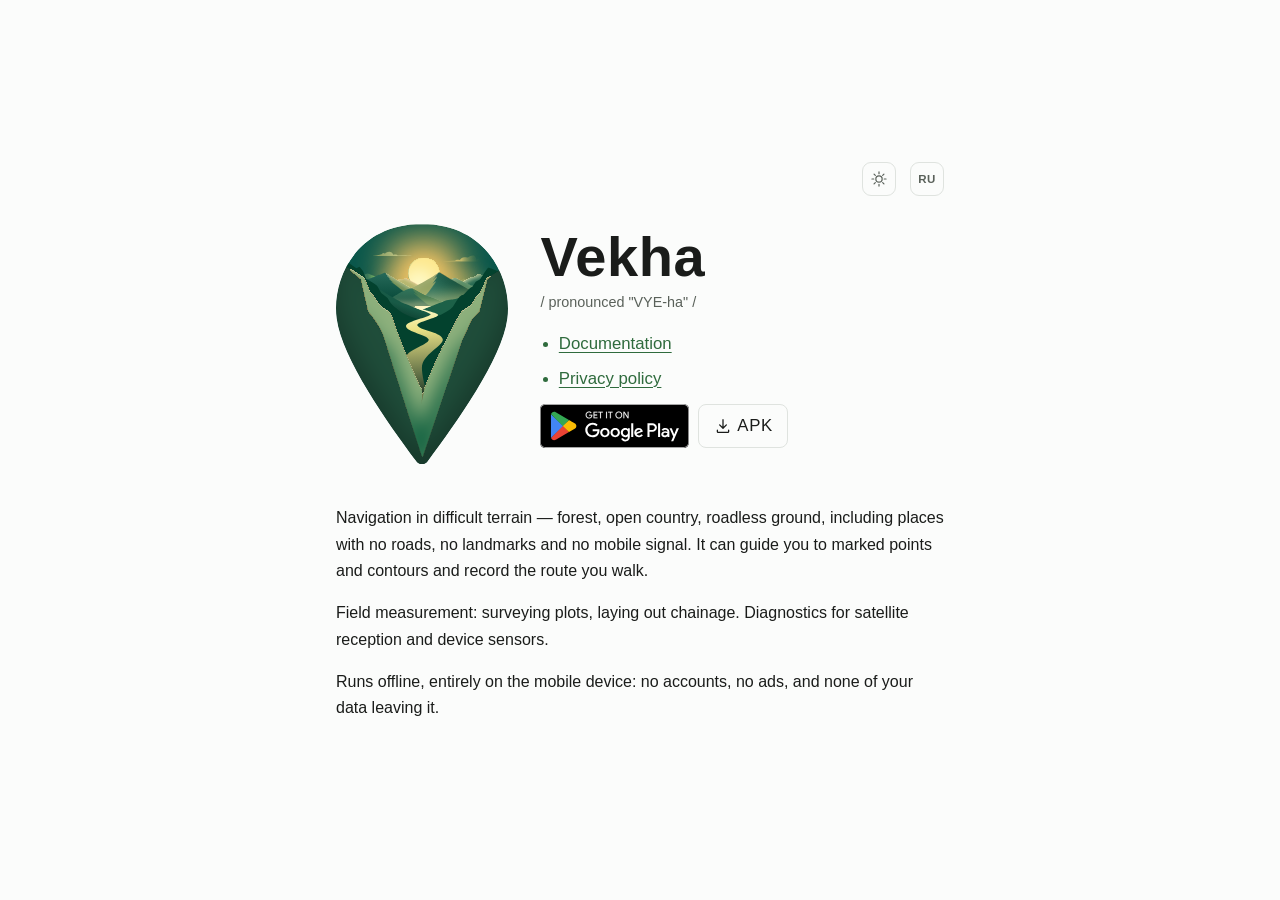
<file: index.html>
<!DOCTYPE html>
<html lang="ru">
<head>
<meta charset="utf-8">
<meta name="viewport" content="width=device-width, initial-scale=1">
<title>Vekha</title>
<script src="theme.js?v=ddcf548"></script>
<script src="lang.js?v=89a486b"></script>
<link rel="icon" href="icon.svg?v=ed4cad1" type="image/svg+xml">
<link rel="stylesheet" href="style.css?v=da65f18">
</head>
<body class="home">
<main>
<header class="top">
  <button class="theme" id="theme" type="button" aria-label="Светлая или тёмная тема">
  <svg class="sun" viewBox="0 0 24 24" fill="none" stroke="currentColor" stroke-width="1.6" stroke-linecap="round" aria-hidden="true">
    <circle cx="12" cy="12" r="4.2"/>
    <path d="M12 2.6v2.4M12 19v2.4M21.4 12H19M5 12H2.6M18.6 5.4l-1.7 1.7M7.1 16.9l-1.7 1.7M18.6 18.6l-1.7-1.7M7.1 7.1L5.4 5.4"/>
  </svg>
  <svg class="moon" viewBox="0 0 24 24" fill="none" stroke="currentColor" stroke-width="1.6" stroke-linecap="round" stroke-linejoin="round" aria-hidden="true">
    <path d="M20 14.2A8.4 8.4 0 0 1 9.8 4a8.4 8.4 0 1 0 10.2 10.2z"/>
  </svg>
</button>
  <button class="lang" id="lang" type="button" aria-label="Switch to English">
    <span lang="ru">EN</span><span lang="en">RU</span>
  </button>
</header>
<div class="lockup">
  <img class="logo" src="icon.svg?v=ed4cad1" alt="" width="1012" height="1438">
  <div>
    <h1>Vekha</h1>
    <p class="pronounce" lang="ru">/ произносится как "Веха" /</p>
    <p class="pronounce" lang="en">/ pronounced "VYE-ha" /</p>
    <nav class="menu">
      <ul lang="ru">
        <li><a href="./docs">Документация</a></li>
        <li><a href="./privacy#ru">Политика конфиденциальности</a></li>
      </ul>
      <ul lang="en">
        <li><a href="./docs">Documentation</a></li>
        <li><a href="./privacy">Privacy policy</a></li>
      </ul>
      <p class="download">
        <a class="store" href="https://play.google.com/store/apps/details?id=land.vekha">
          <img src="googleplaybadge.svg?v=4ffa4c7" alt="Доступно в Google Play" width="239" height="71">
        </a>
        <a class="apk" href="./vekha-1.0.3.apk" target="_blank" rel="noopener">
          <svg viewBox="0 0 24 24" fill="none" stroke="currentColor" stroke-width="1.7" stroke-linecap="round" stroke-linejoin="round" aria-hidden="true">
            <path d="M12 3.5v11M7.5 10.5 12 15l4.5-4.5M4.5 17.5v2a1 1 0 0 0 1 1h13a1 1 0 0 0 1-1v-2"/>
          </svg>APK
        </a>
      </p>
    </nav>
  </div>
</div>
  <div lang="ru">
    <p>Навигация в сложных полевых условиях — в лесу, в поле, на бездорожье, в том числе там, где нет
    ни дорог, ни ориентиров, ни мобильной связи. С его помощью можно выйти к отмеченным точкам/контурам
    и записать пройденный маршрут.</p>
    <p>Полевые измерения: обмер участков, разбивка по пикетам. Диагностика спутникового приёма и
    датчиков устройства.</p>
    <p>Работает без интернета, целиком на мобильном устройстве: ни учётных записей, ни рекламы, ни
    отправки ваших данных за его пределы.</p>
  </div>
  <div lang="en">
    <p>Navigation in difficult terrain — forest, open country, roadless ground, including places
    with no roads, no landmarks and no mobile signal. It can guide you to marked points and contours
    and record the route you walk.</p>
    <p>Field measurement: surveying plots, laying out chainage. Diagnostics for satellite reception
    and device sensors.</p>
    <p>Runs offline, entirely on the mobile device: no accounts, no ads, and none of your data
    leaving it.</p>
  </div>
</main>
</body>
</html>
</file>
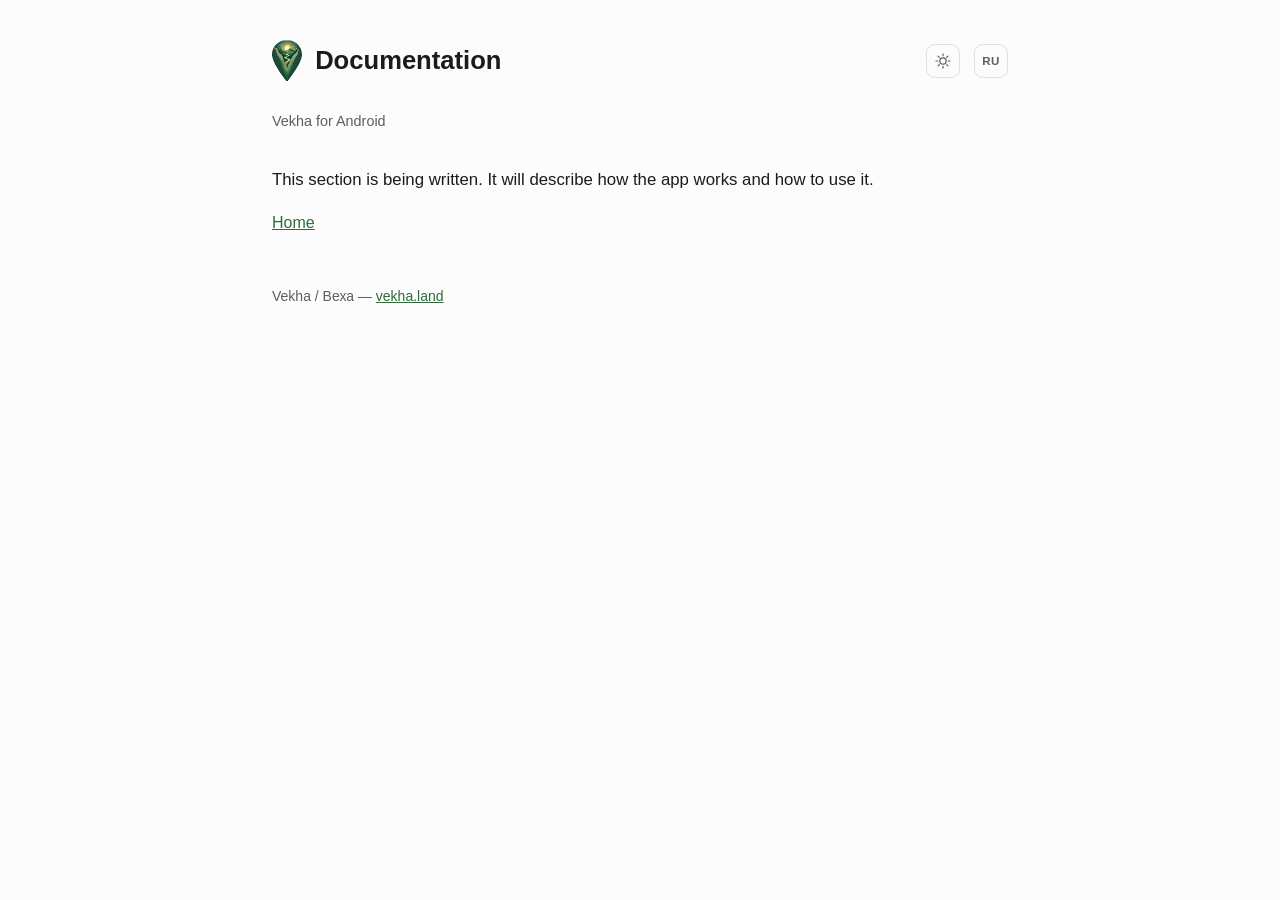
<file: docs.html>
<!DOCTYPE html>
<html lang="ru">
<head>
<meta charset="utf-8">
<meta name="viewport" content="width=device-width, initial-scale=1">
<title>Документация — Vekha</title>
<script src="theme.js?v=ddcf548"></script>
<script src="lang.js?v=89a486b"></script>
<link rel="icon" href="icon.svg?v=ed4cad1" type="image/svg+xml">
<link rel="stylesheet" href="style.css?v=da65f18">
</head>
<body>
<main>

<header class="top">
  <a class="mark" href="./" aria-label="Vekha">
    <img src="icon.svg?v=ed4cad1" alt="" width="1012" height="1438">
  </a>
  <h1 lang="ru">Документация</h1>
  <h1 lang="en">Documentation</h1>
  <button class="theme" id="theme" type="button" aria-label="Светлая или тёмная тема">
  <svg class="sun" viewBox="0 0 24 24" fill="none" stroke="currentColor" stroke-width="1.6" stroke-linecap="round" aria-hidden="true">
    <circle cx="12" cy="12" r="4.2"/>
    <path d="M12 2.6v2.4M12 19v2.4M21.4 12H19M5 12H2.6M18.6 5.4l-1.7 1.7M7.1 16.9l-1.7 1.7M18.6 18.6l-1.7-1.7M7.1 7.1L5.4 5.4"/>
  </svg>
  <svg class="moon" viewBox="0 0 24 24" fill="none" stroke="currentColor" stroke-width="1.6" stroke-linecap="round" stroke-linejoin="round" aria-hidden="true">
    <path d="M20 14.2A8.4 8.4 0 0 1 9.8 4a8.4 8.4 0 1 0 10.2 10.2z"/>
  </svg>
</button>
  <button class="lang" id="lang" type="button" aria-label="Switch to English">
    <span lang="ru">EN</span><span lang="en">RU</span>
  </button>
</header>

<div lang="ru">
  <p class="meta">Приложение Vekha для Android</p>
  <p class="lead">Раздел готовится. Здесь появится описание того, как приложение устроено и как им
  пользоваться.</p>
  <p><a href="./">На главную</a></p>
</div>
<div lang="en">
  <p class="meta">Vekha for Android</p>
  <p class="lead">This section is being written. It will describe how the app works and how to use
  it.</p>
  <p><a href="./">Home</a></p>
</div>

<footer>Vekha / Веха — <a href="./">vekha.land</a></footer>

</main>
</body>
</html>
</file>
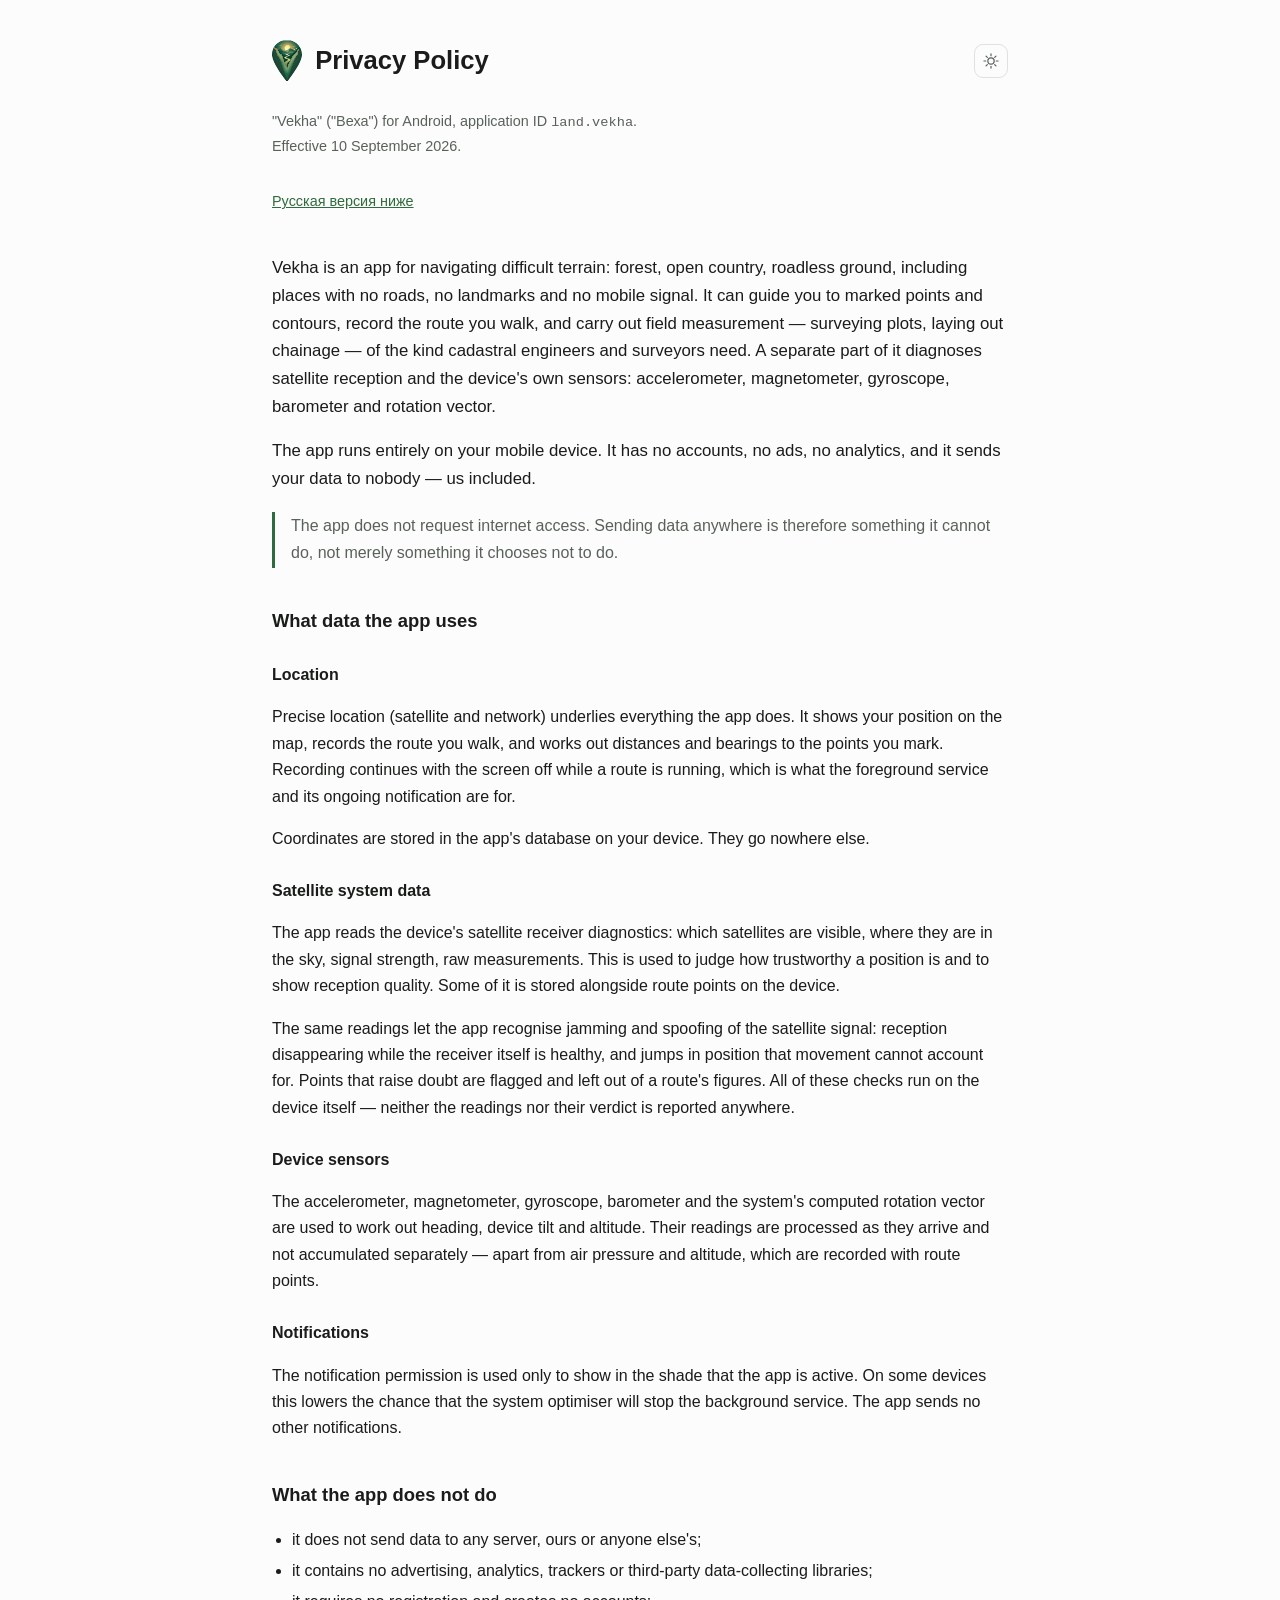
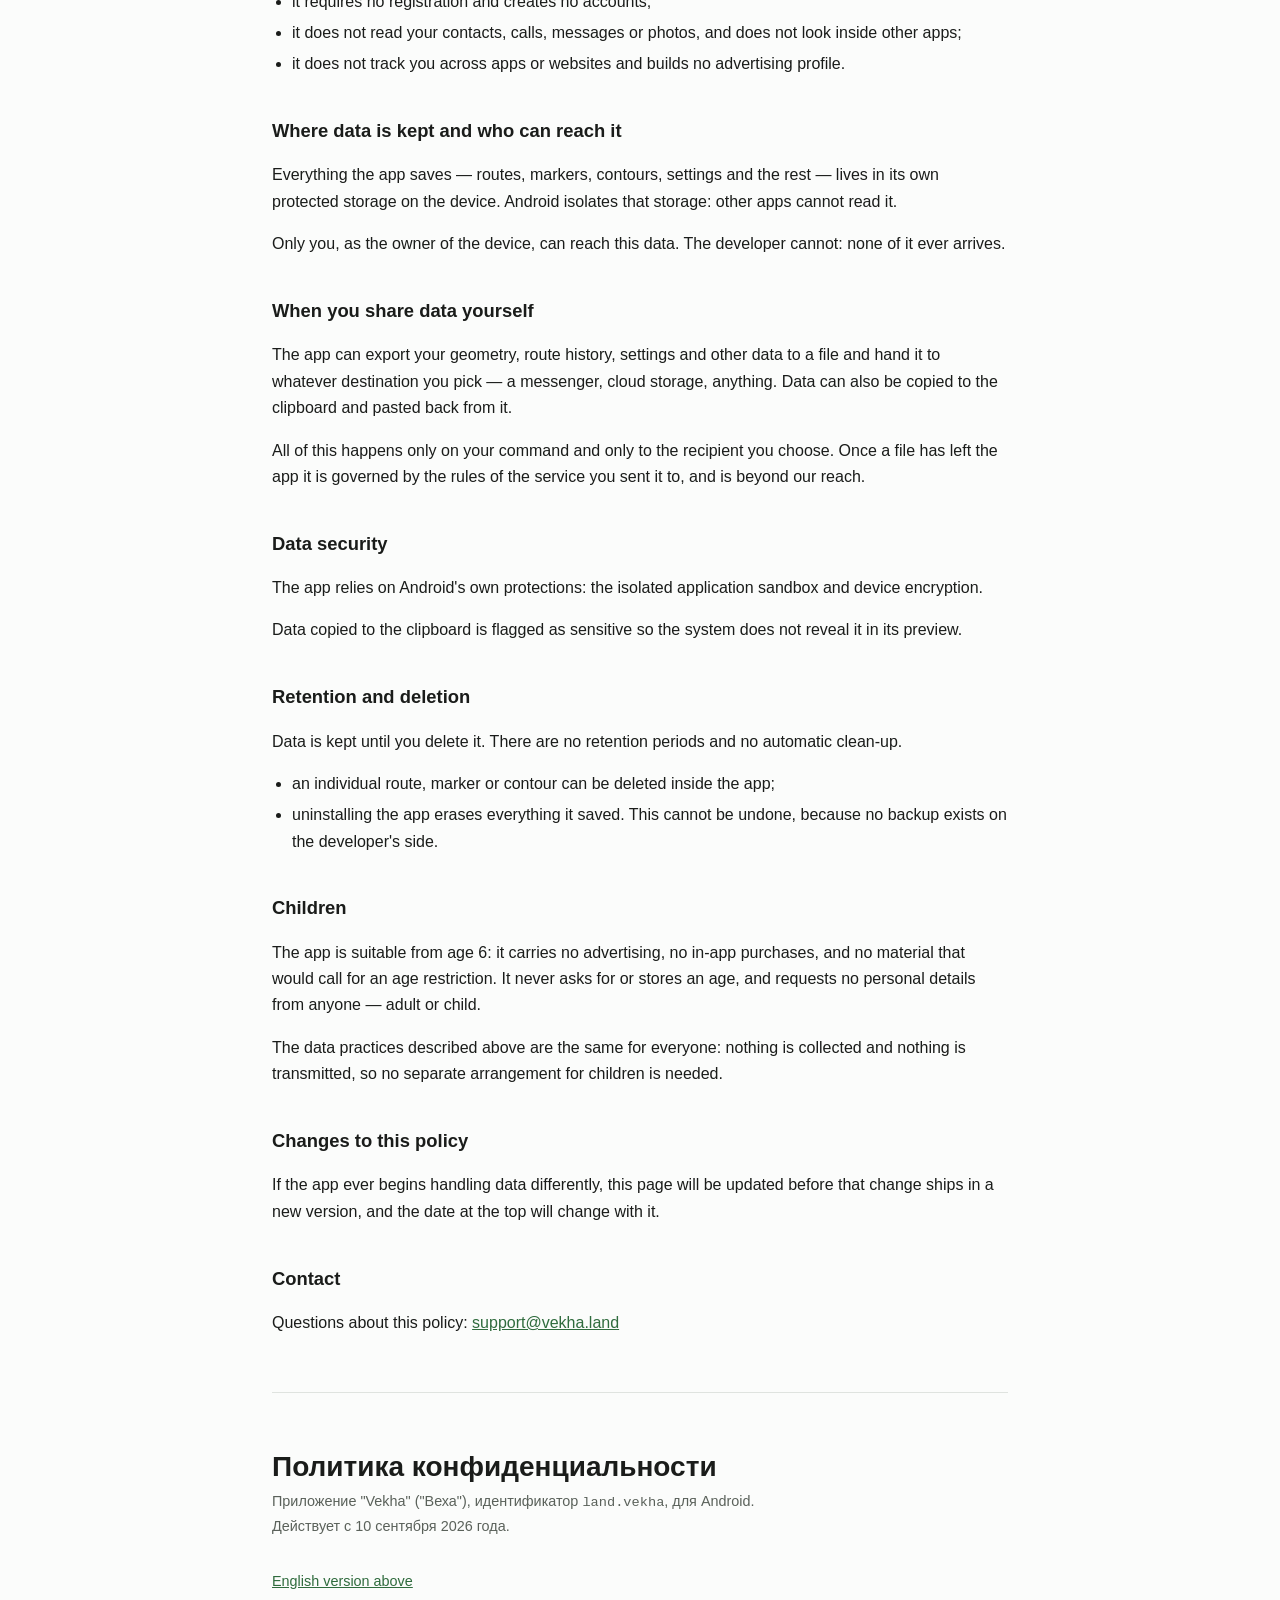
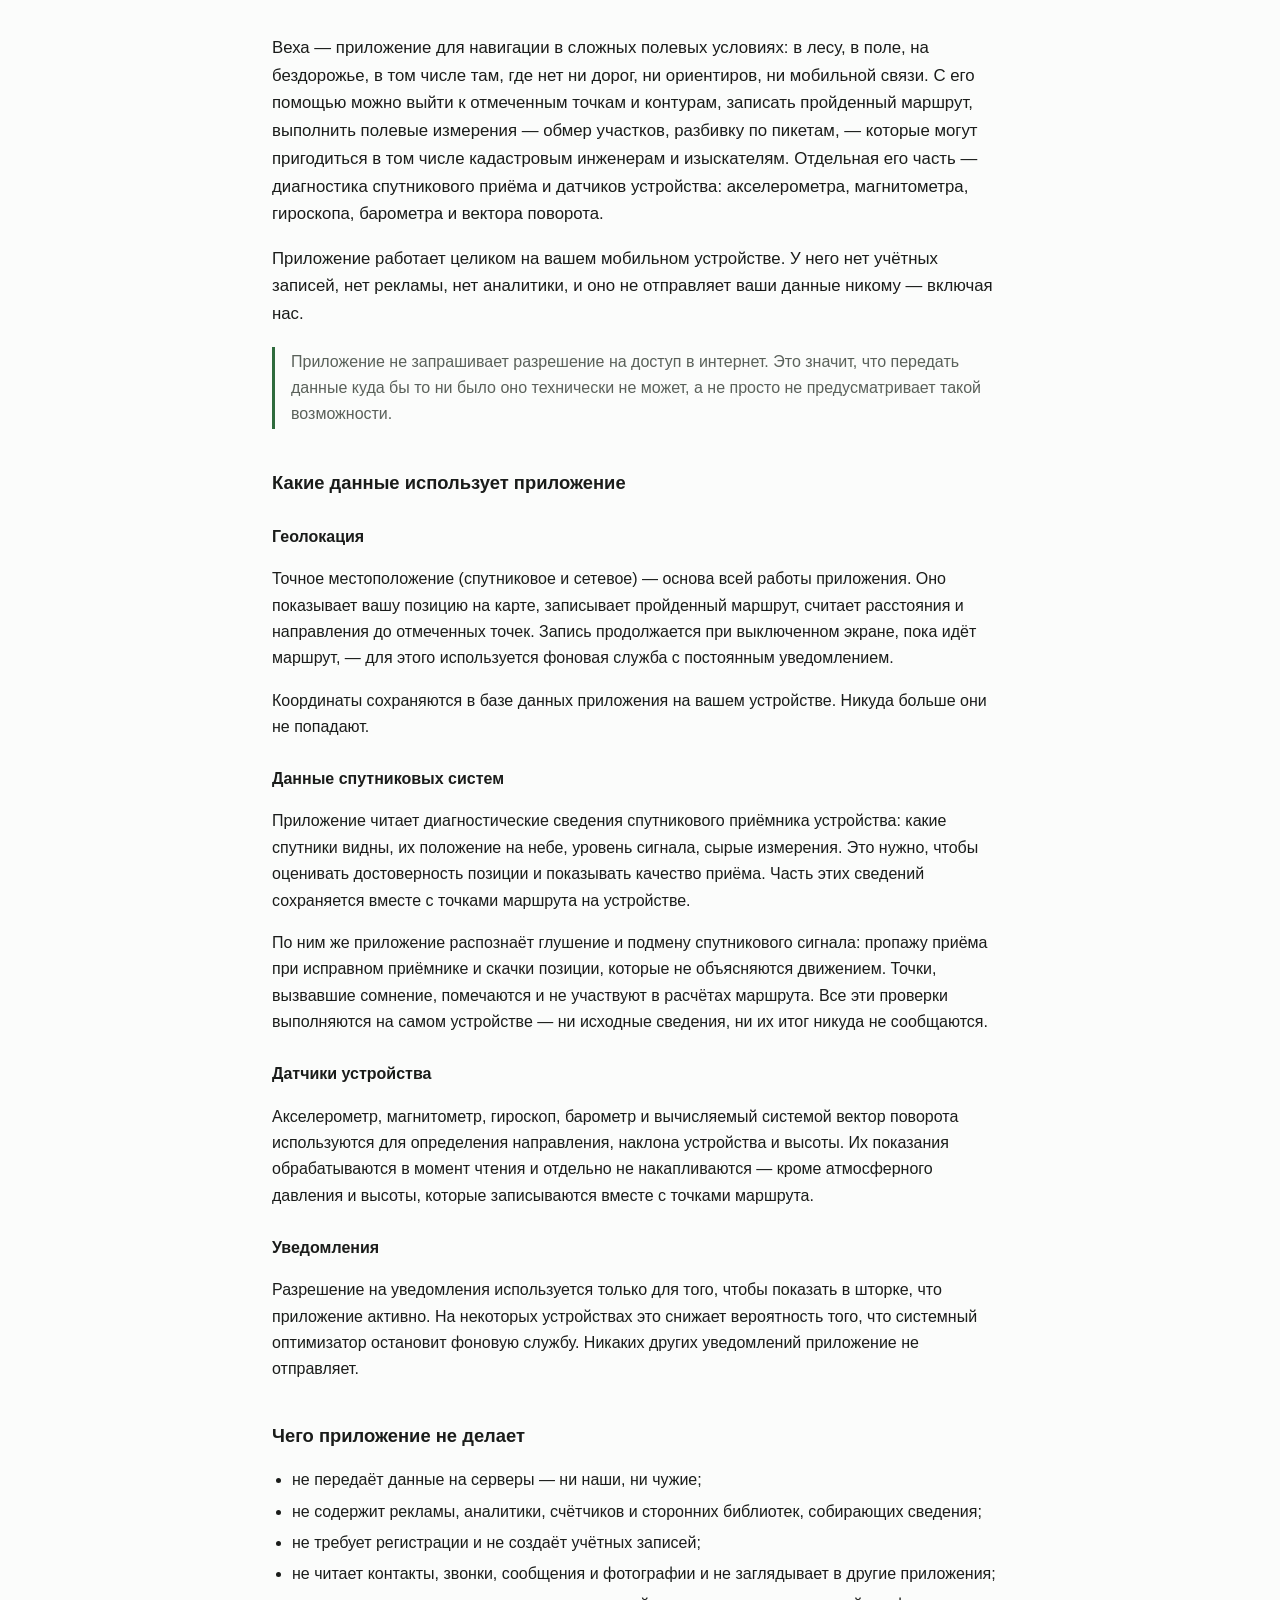
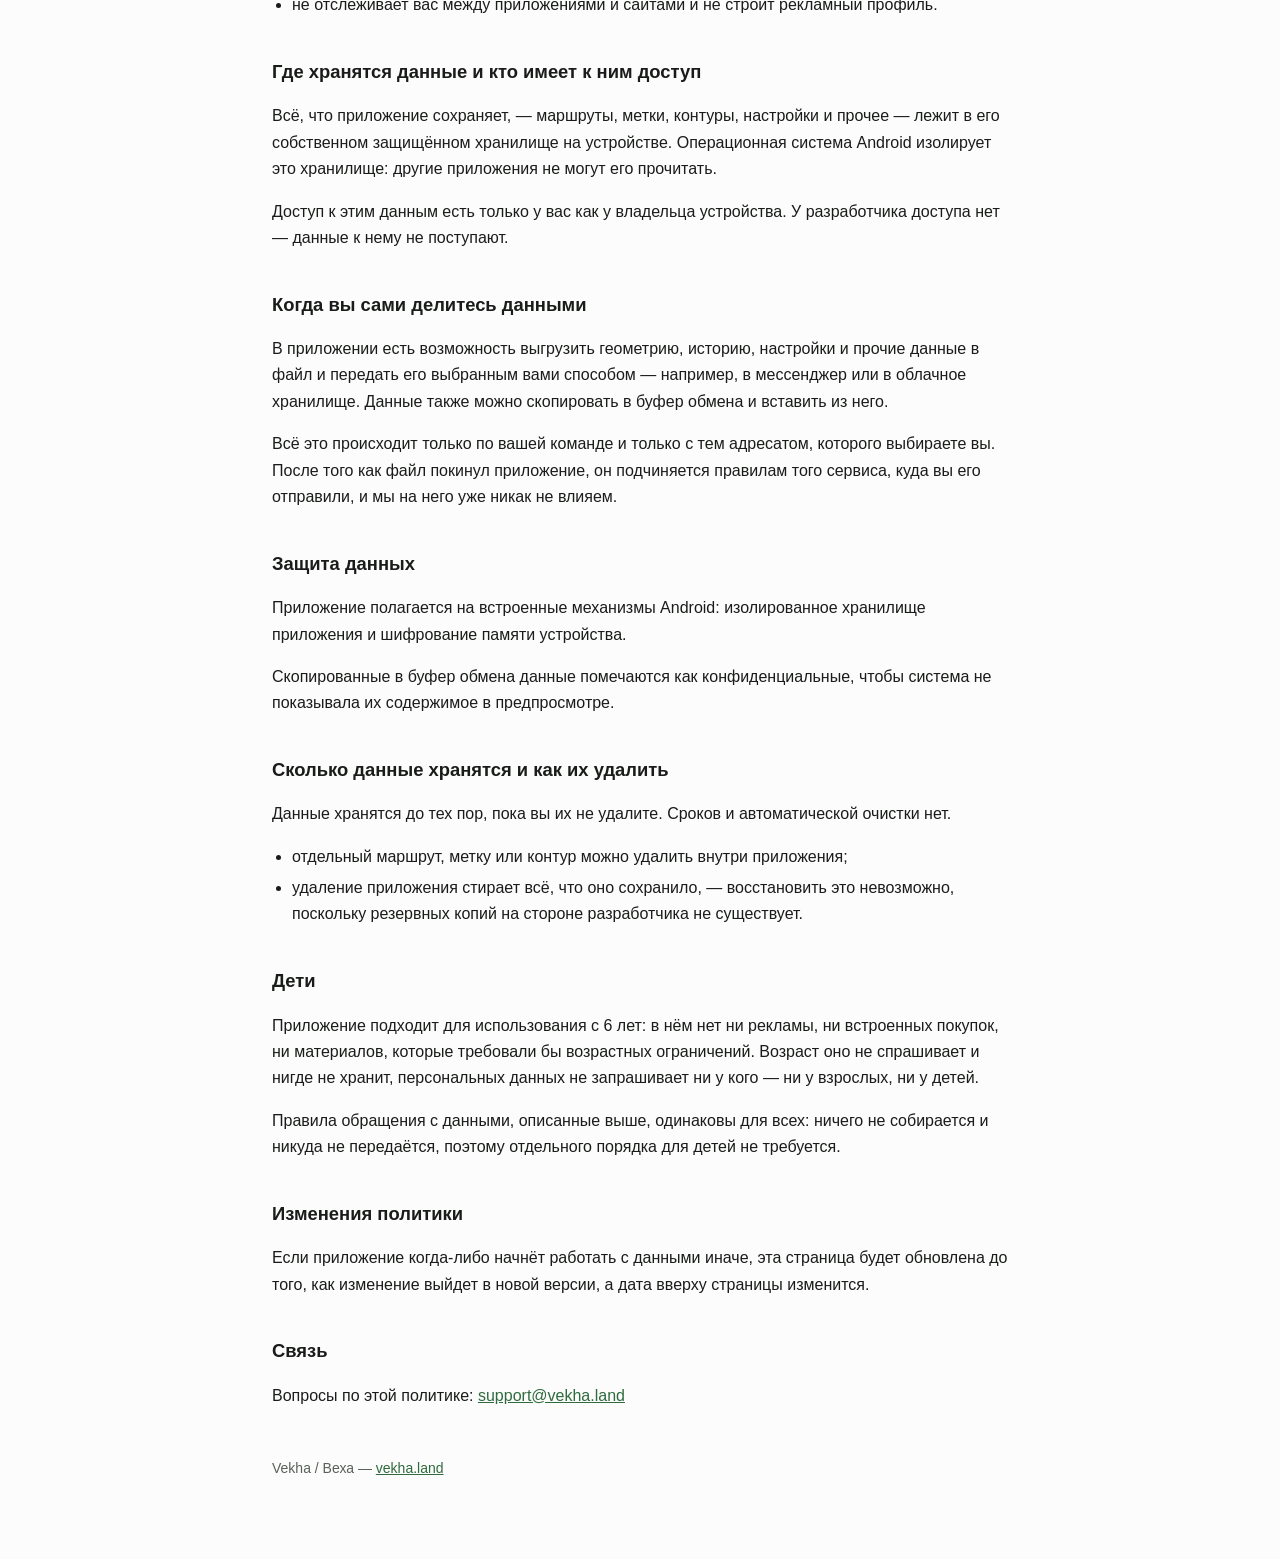
<file: privacy.html>
<!DOCTYPE html>
<html lang="en">
<head>
<meta charset="utf-8">
<meta name="viewport" content="width=device-width, initial-scale=1">
<title>Privacy Policy — Vekha</title>
<script src="theme.js?v=ddcf548"></script>
<link rel="icon" href="icon.svg?v=ed4cad1" type="image/svg+xml">
<link rel="stylesheet" href="style.css?v=da65f18">
</head>
<body>
<main>

<header class="top">
  <a class="mark" href="./" aria-label="Vekha">
    <img src="icon.svg?v=ed4cad1" alt="" width="1012" height="1438">
  </a>
<h1 id="en">Privacy Policy</h1>
  <button class="theme" id="theme" type="button" aria-label="Светлая или тёмная тема">
  <svg class="sun" viewBox="0 0 24 24" fill="none" stroke="currentColor" stroke-width="1.6" stroke-linecap="round" aria-hidden="true">
    <circle cx="12" cy="12" r="4.2"/>
    <path d="M12 2.6v2.4M12 19v2.4M21.4 12H19M5 12H2.6M18.6 5.4l-1.7 1.7M7.1 16.9l-1.7 1.7M18.6 18.6l-1.7-1.7M7.1 7.1L5.4 5.4"/>
  </svg>
  <svg class="moon" viewBox="0 0 24 24" fill="none" stroke="currentColor" stroke-width="1.6" stroke-linecap="round" stroke-linejoin="round" aria-hidden="true">
    <path d="M20 14.2A8.4 8.4 0 0 1 9.8 4a8.4 8.4 0 1 0 10.2 10.2z"/>
  </svg>
</button>
</header>
<p class="meta">"Vekha" ("Веха") for Android, application ID <code>land.vekha</code>.<br>
Effective 10 September 2026.</p>
<p class="langs"><a href="#ru">Русская версия ниже</a></p>

<p class="lead">Vekha is an app for navigating difficult terrain: forest, open country, roadless
ground, including places with no roads, no landmarks and no mobile signal. It can guide you to marked
points and contours, record the route you walk, and carry out field measurement — surveying plots,
laying out chainage — of the kind cadastral engineers and surveyors need. A separate part of it diagnoses
satellite reception and the device's own sensors: accelerometer, magnetometer, gyroscope, barometer
and rotation vector.</p>
<p class="lead">The app runs entirely on your mobile device. It has no accounts, no ads, no analytics, and it
sends your data to nobody — us included.</p>

<div class="note">
The app does not request internet access. Sending data anywhere is therefore something it cannot
do, not merely something it chooses not to do.
</div>

<h2>What data the app uses</h2>

<h3>Location</h3>
<p>Precise location (satellite and network) underlies everything the app does. It shows your
position on the map, records the route you walk, and works out distances and bearings to the points you mark.
Recording continues with the screen off while a route is running, which is what the foreground
service and its ongoing notification are for.</p>
<p>Coordinates are stored in the app's database on your device. They go nowhere else.</p>

<h3>Satellite system data</h3>
<p>The app reads the device's satellite receiver diagnostics: which satellites are visible, where they are in the sky,
signal strength, raw measurements. This is used to judge how trustworthy a position is and to show
reception quality. Some of it is stored alongside route points on the device.</p>
<p>The same readings let the app recognise jamming and spoofing of the satellite signal: reception
disappearing while the receiver itself is healthy, and jumps in position that movement cannot
account for. Points that raise doubt are flagged and left out of a route's figures. All of these
checks run on the device itself — neither the readings nor their verdict is reported anywhere.</p>

<h3>Device sensors</h3>
<p>The accelerometer, magnetometer, gyroscope, barometer and the system's computed rotation vector
are used to work out heading, device tilt and altitude. Their readings are processed as they arrive
and not accumulated separately — apart from air pressure and altitude, which are recorded with route
points.</p>

<h3>Notifications</h3>
<p>The notification permission is used only to show in the shade that the app is active. On some
devices this lowers the chance that the system optimiser will stop the background service. The app
sends no other notifications.</p>

<h2>What the app does not do</h2>
<ul>
  <li>it does not send data to any server, ours or anyone else's;</li>
  <li>it contains no advertising, analytics, trackers or third-party data-collecting libraries;</li>
  <li>it requires no registration and creates no accounts;</li>
  <li>it does not read your contacts, calls, messages or photos, and does not look inside other apps;</li>
  <li>it does not track you across apps or websites and builds no advertising profile.</li>
</ul>

<h2>Where data is kept and who can reach it</h2>
<p>Everything the app saves — routes, markers, contours, settings and the rest — lives in its own
protected storage on the device. Android isolates that storage: other apps cannot read it.</p>
<p>Only you, as the owner of the device, can reach this data. The developer cannot: none of it ever
arrives.</p>

<h2>When you share data yourself</h2>
<p>The app can export your geometry, route history, settings and other data to a file and hand it
to whatever destination you pick — a messenger, cloud storage, anything. Data can also be copied to the clipboard and pasted back from
it.</p>
<p>All of this happens only on your command and only to the recipient you choose. Once a file has left the
app it is governed by the rules of the service you sent it to, and is beyond our reach.</p>

<h2>Data security</h2>
<p>The app relies on Android's own protections: the isolated application sandbox and device
encryption.</p>
<p>Data copied to the clipboard is flagged as sensitive so the system does not reveal it in its
preview.</p>

<h2>Retention and deletion</h2>
<p>Data is kept until you delete it. There are no retention periods and no automatic clean-up.</p>
<ul>
  <li>an individual route, marker or contour can be deleted inside the app;</li>
  <li>uninstalling the app erases everything it saved. This cannot be undone, because no backup
      exists on the developer's side.</li>
</ul>

<h2>Children</h2>
<p>The app is suitable from age 6: it carries no advertising, no in-app purchases, and no material
that would call for an age restriction. It never asks for or stores an age, and requests no personal
details from anyone — adult or child.</p>
<p>The data practices described above are the same for everyone: nothing is collected and nothing is
transmitted, so no separate arrangement for children is needed.</p>

<h2>Changes to this policy</h2>
<p>If the app ever begins handling data differently, this page will be updated before that change
ships in a new version, and the date at the top will change with it.</p>

<h2>Contact</h2>
<p>Questions about this policy: <a href="mailto:support@vekha.land">support@vekha.land</a></p>

<hr class="rule">

<h1 id="ru">Политика конфиденциальности</h1>

<p class="meta">Приложение "Vekha" ("Веха"), идентификатор <code>land.vekha</code>, для Android.<br>
Действует с 10 сентября 2026 года.</p>
<p class="langs"><a href="#en">English version above</a></p>

<p class="lead">Веха — приложение для навигации в сложных полевых условиях: в лесу, в поле, на
бездорожье, в том числе там, где нет ни дорог, ни ориентиров, ни мобильной связи. С его помощью можно выйти
к отмеченным точкам и контурам, записать пройденный маршрут, выполнить полевые измерения — обмер
участков, разбивку по пикетам, — которые могут пригодиться в том числе кадастровым инженерам и
изыскателям. Отдельная его часть — диагностика спутникового приёма и датчиков устройства:
акселерометра, магнитометра, гироскопа, барометра и вектора поворота.</p>
<p class="lead">Приложение работает целиком на вашем мобильном устройстве. У него нет учётных записей, нет
рекламы, нет аналитики, и оно не отправляет ваши данные никому — включая нас.</p>

<div class="note">
Приложение не запрашивает разрешение на доступ в интернет. Это значит, что передать данные куда бы
то ни было оно технически не может, а не просто не предусматривает такой возможности.
</div>

<h2>Какие данные использует приложение</h2>

<h3>Геолокация</h3>
<p>Точное местоположение (спутниковое и сетевое) — основа всей работы приложения. Оно
показывает вашу позицию на карте, записывает пройденный маршрут, считает расстояния и направления
до отмеченных точек. Запись продолжается при выключенном экране, пока идёт маршрут, — для этого
используется фоновая служба с постоянным уведомлением.</p>
<p>Координаты сохраняются в базе данных приложения на вашем устройстве. Никуда больше они не
попадают.</p>

<h3>Данные спутниковых систем</h3>
<p>Приложение читает диагностические сведения спутникового приёмника устройства: какие спутники видны, их положение на небе,
уровень сигнала, сырые измерения. Это нужно, чтобы оценивать достоверность позиции и показывать
качество приёма. Часть этих сведений сохраняется вместе с точками маршрута на устройстве.</p>
<p>По ним же приложение распознаёт глушение и подмену спутникового сигнала: пропажу приёма при
исправном приёмнике и скачки позиции, которые не объясняются движением. Точки, вызвавшие сомнение,
помечаются и не участвуют в расчётах маршрута. Все эти проверки выполняются на самом устройстве — ни
исходные сведения, ни их итог никуда не сообщаются.</p>

<h3>Датчики устройства</h3>
<p>Акселерометр, магнитометр, гироскоп, барометр и вычисляемый системой вектор поворота
используются для определения направления, наклона устройства и высоты. Их показания обрабатываются в
момент чтения и отдельно не накапливаются — кроме атмосферного давления и высоты, которые
записываются вместе с точками маршрута.</p>

<h3>Уведомления</h3>
<p>Разрешение на уведомления используется только для того, чтобы показать в шторке, что приложение
активно. На некоторых устройствах это снижает вероятность того, что системный оптимизатор остановит
фоновую службу. Никаких других уведомлений приложение не отправляет.</p>

<h2>Чего приложение не делает</h2>
<ul>
  <li>не передаёт данные на серверы — ни наши, ни чужие;</li>
  <li>не содержит рекламы, аналитики, счётчиков и сторонних библиотек, собирающих сведения;</li>
  <li>не требует регистрации и не создаёт учётных записей;</li>
  <li>не читает контакты, звонки, сообщения и фотографии и не заглядывает в другие приложения;</li>
  <li>не отслеживает вас между приложениями и сайтами и не строит рекламный профиль.</li>
</ul>

<h2>Где хранятся данные и кто имеет к ним доступ</h2>
<p>Всё, что приложение сохраняет, — маршруты, метки, контуры, настройки и прочее — лежит в его
собственном защищённом хранилище на устройстве. Операционная система Android изолирует это хранилище: другие
приложения не могут его прочитать.</p>
<p>Доступ к этим данным есть только у вас как у владельца устройства. У разработчика доступа нет —
данные к нему не поступают.</p>

<h2>Когда вы сами делитесь данными</h2>
<p>В приложении есть возможность выгрузить геометрию, историю, настройки и прочие данные в файл и
передать его выбранным вами способом — например, в мессенджер или в облачное хранилище. Данные также можно скопировать в буфер
обмена и вставить из него.</p>
<p>Всё это происходит только по вашей команде и только с тем адресатом, которого выбираете вы. После
того как файл покинул приложение, он подчиняется правилам того сервиса, куда вы его отправили, и мы
на него уже никак не влияем.</p>

<h2>Защита данных</h2>
<p>Приложение полагается на встроенные механизмы Android: изолированное хранилище приложения и
шифрование памяти устройства.</p>
<p>Скопированные в буфер обмена данные помечаются как конфиденциальные, чтобы система не
показывала их содержимое в предпросмотре.</p>

<h2>Сколько данные хранятся и как их удалить</h2>
<p>Данные хранятся до тех пор, пока вы их не удалите. Сроков и автоматической очистки нет.</p>
<ul>
  <li>отдельный маршрут, метку или контур можно удалить внутри приложения;</li>
  <li>удаление приложения стирает всё, что оно сохранило, — восстановить это невозможно, поскольку
      резервных копий на стороне разработчика не существует.</li>
</ul>

<h2>Дети</h2>
<p>Приложение подходит для использования с 6 лет: в нём нет ни рекламы, ни встроенных покупок, ни
материалов, которые требовали бы возрастных ограничений. Возраст оно не спрашивает и нигде не
хранит, персональных данных не запрашивает ни у кого — ни у взрослых, ни у детей.</p>
<p>Правила обращения с данными, описанные выше, одинаковы для всех: ничего не собирается и никуда
не передаётся, поэтому отдельного порядка для детей не требуется.</p>

<h2>Изменения политики</h2>
<p>Если приложение когда-либо начнёт работать с данными иначе, эта страница будет обновлена до того,
как изменение выйдет в новой версии, а дата вверху страницы изменится.</p>

<h2>Связь</h2>
<p>Вопросы по этой политике: <a href="mailto:support@vekha.land">support@vekha.land</a></p>

<footer>Vekha / Веха — <a href="./">vekha.land</a></footer>

</main>
</body>
</html>
</file>
<file: style.css>
:root {
  color-scheme: light dark;
  --ink: #1a1c1a;
  --dim: #5a615a;
  --rule: #dfe3df;
  --ground: #fbfcfb;
  --accent: #2f6b3d;
}

/* The system preference decides, unless the reader has chosen light explicitly. */
@media (prefers-color-scheme: dark) {
  :root:not([data-theme="light"]) {
    --ink: #e6e9e6;
    --dim: #99a199;
    --rule: #2b302b;
    --ground: #111311;
    --accent: #8fce9c;
  }
}

/* An explicit choice of dark wins in both directions. */
:root[data-theme="dark"] {
  --ink: #e6e9e6;
  --dim: #99a199;
  --rule: #2b302b;
  --ground: #111311;
  --accent: #8fce9c;
}

* { box-sizing: border-box; }

body {
  margin: 0;
  padding: 40px 20px 80px;
  background: var(--ground);
  color: var(--ink);
  font: 16px/1.65 -apple-system, BlinkMacSystemFont, "Segoe UI", Roboto, Helvetica, Arial, sans-serif;
}

main { max-width: 46rem; margin: 0 auto; }

h1 { font-size: 1.75rem; line-height: 1.25; margin: 0 0 .35rem; }
h2 { font-size: 1.15rem; margin: 2.4rem 0 .6rem; }
h3 { font-size: 1rem; margin: 1.6rem 0 .4rem; }

p, li { color: var(--ink); }
ul { padding-left: 1.25rem; }
li { margin: .3rem 0; }
a { color: var(--accent); }

.meta { color: var(--dim); font-size: .9rem; margin: 0 0 2rem; }
.lead { font-size: 1.05rem; }
.langs { font-size: .9rem; margin-bottom: 2.5rem; }
.dim { color: var(--dim); }

.rule { border: 0; border-top: 1px solid var(--rule); margin: 3.5rem 0; }

.note {
  border-left: 3px solid var(--accent);
  padding: .1rem 0 .1rem 1rem;
  margin: 1.2rem 0;
  color: var(--dim);
}

footer { color: var(--dim); font-size: .875rem; margin-top: 3rem; }

/* The front page is one short block, centred in the window rather than run from the top. */
body.home {
  min-height: 100vh;
  display: flex;
  align-items: center;
  justify-content: center;
  padding: 40px 20px;
}
body.home main { max-width: 38rem; }
body.home h1 { font-size: 2rem; margin: 0 0 .75rem; letter-spacing: .01em; }
body.home p { margin: 0 0 1rem; }

/* One band: the mark, the page's title beside it, the theme switch at the far edge. */
.top {
  display: flex;
  align-items: center;
  gap: .85rem;
  margin-bottom: 1.75rem;
}
.top h1 { flex: 1; font-size: 1.6rem; margin: 0; line-height: 1.15; }

/* The launcher mark, kept as one file so the app's icon and the site's never diverge. Taller than
   wide, so the height leads everywhere and the width follows. */
.mark { display: block; line-height: 0; }
.mark img { height: 42px; width: auto; display: block; }

/* The front page wears it full size, beside the name: the two together are the title, and the
   description runs underneath at full width. */
/* The mark, with the name and the way further in beside it. The description runs underneath at
   full width — squeezed into the column next to a 300px mark it read a few words to a line. */
.lockup { display: flex; align-items: center; gap: 2rem; margin-bottom: 2.25rem; }

/* Set to the height of the name, the pronunciation, the links and the badge beside it, plus a
   little, so the mark reads as their equal rather than as a poster they are standing next to.
   A number, not a computed fit: adding a line to the column means nudging it here. */
.logo { height: 245px; width: auto; display: block; flex: 0 0 auto; }
body.home h1 { font-size: 3.5rem; margin: 0 0 .35rem; letter-spacing: .01em; line-height: 1; }

/* The name is written the way it is published; this says how to say it. */
.pronounce { color: var(--dim); font-size: .9rem; margin: 0 0 1.35rem; }

.menu { display: flex; flex-direction: column; align-items: flex-start; gap: .75rem; }
.menu ul { margin: 0; padding-left: 1.15rem; }
.menu li { margin: 0 0 .4rem; }
.menu li:last-child { margin-bottom: 0; }
.menu li::marker { color: var(--accent); }
.menu a { font-size: 1.05rem; text-decoration-thickness: 1px; text-underline-offset: 3px; }

.download { display: flex; align-items: center; gap: .6rem; margin: .4rem 0 0; }
.store { display: block; line-height: 0; }
/* Google's own badge file, unmodified: the guidelines forbid recolouring or redrawing it, and ask
   for clear space around it — hence the gap here rather than a tighter row. */
.store img { height: 44px; width: auto; display: block; }

/* Beside the badge, never above it: Google asks that its badge be no smaller than any other store
   button shown alongside, so this one matches its height and stays quieter in weight. */
.apk {
  display: inline-flex;
  align-items: center;
  gap: .35rem;
  height: 44px;
  padding: 0 .9rem;
  border: 1px solid var(--rule);
  border-radius: 8px;
  background: transparent;
  color: var(--ink);
  text-decoration: none;
  font: inherit;
  font-size: .95rem;
  letter-spacing: .04em;
  cursor: pointer;
}
.apk:hover { border-color: var(--dim); color: var(--accent); }
.apk svg { width: 18px; height: 18px; flex: 0 0 auto; }

/* Only the theme switch is left in the front page's header — it keeps to the right on its own. */
body.home .top { justify-content: flex-end; }

.theme {
  display: block;
  width: 34px;
  height: 34px;
  padding: 0;
  border: 1px solid var(--rule);
  border-radius: 9px;
  background: transparent;
  color: var(--dim);
  cursor: pointer;
  line-height: 0;
}
.theme:hover { color: var(--ink); border-color: var(--dim); }

/* Two languages live in the page at once; the root says which one is on show. */
:root[data-lang="ru"] [lang="en"] { display: none; }
:root[data-lang="en"] [lang="ru"] { display: none; }

/* Same square as the theme switch, and it too shows what it switches to. */
.lang {
  width: 34px;
  height: 34px;
  padding: 0;
  border: 1px solid var(--rule);
  border-radius: 9px;
  background: transparent;
  color: var(--dim);
  font: inherit;
  font-size: .72rem;
  font-weight: 600;
  letter-spacing: .04em;
  cursor: pointer;
}
.lang:hover { color: var(--ink); border-color: var(--dim); }
.theme svg { width: 18px; height: 18px; display: inline-block; vertical-align: middle; }

/* The button shows the theme it switches to, so the moon belongs to the dark page. */
.theme .moon { display: none; }
:root[data-theme="dark"] .theme .moon { display: inline-block; }
:root[data-theme="dark"] .theme .sun { display: none; }
@media (prefers-color-scheme: dark) {
  :root:not([data-theme="light"]) .theme .moon { display: inline-block; }
  :root:not([data-theme="light"]) .theme .sun { display: none; }
}

/* Nothing here is wide enough to scroll sideways, and a long identifier must not make it so. */
body { overflow-wrap: break-word; }
code { font-size: .95em; }

/* Mobile browsers grow and shrink the viewport as the address bar hides, so 100vh overshoots. */
@supports (min-height: 100svh) {
  body.home { min-height: 100svh; }
}

@media (max-width: 34rem) {
  body { padding: 24px 16px 56px; font-size: 15px; }
  body.home { padding: 32px 16px; }
  h1 { font-size: 1.5rem; }
  body.home h1 { font-size: 1.7rem; }
  h2 { font-size: 1.05rem; margin-top: 2rem; }
  .lead { font-size: 1rem; }
  .meta, .langs { margin-bottom: 1.5rem; }
  .rule { margin: 2.5rem 0; }
  ul { padding-left: 1.1rem; }
  .note { margin: 1rem 0; padding-left: .85rem; }
  /* Beside the mark and the switch a long title has a couple of words to a line, so it drops
     under them and takes the full width. */
  .top { flex-wrap: wrap; gap: .6rem; margin-bottom: 1.25rem; }
  .top .mark { margin-right: auto; }
  .top h1 { order: 3; flex: 1 0 100%; font-size: 1.5rem; }
  .mark img { height: 36px; }
  /* The mark stays beside the name on a narrow screen too — everything shrinks, nothing stacks. */
  .lockup { gap: 1rem; margin-bottom: 1.75rem; }
  .logo { height: 175px; }
  body.home h1 { font-size: 2rem; margin-bottom: .25rem; }
  .pronounce { font-size: .85rem; margin-bottom: .9rem; }
  .menu { gap: .6rem; }
  .menu li { margin-bottom: .35rem; }
  .menu a { font-size: .95rem; }
  .download { gap: .45rem; }
  .apk { height: 38px; padding: 0 .7rem; font-size: .9rem; }
  .apk svg { width: 16px; height: 16px; }
  .store img { height: 38px; }
}
</file>
